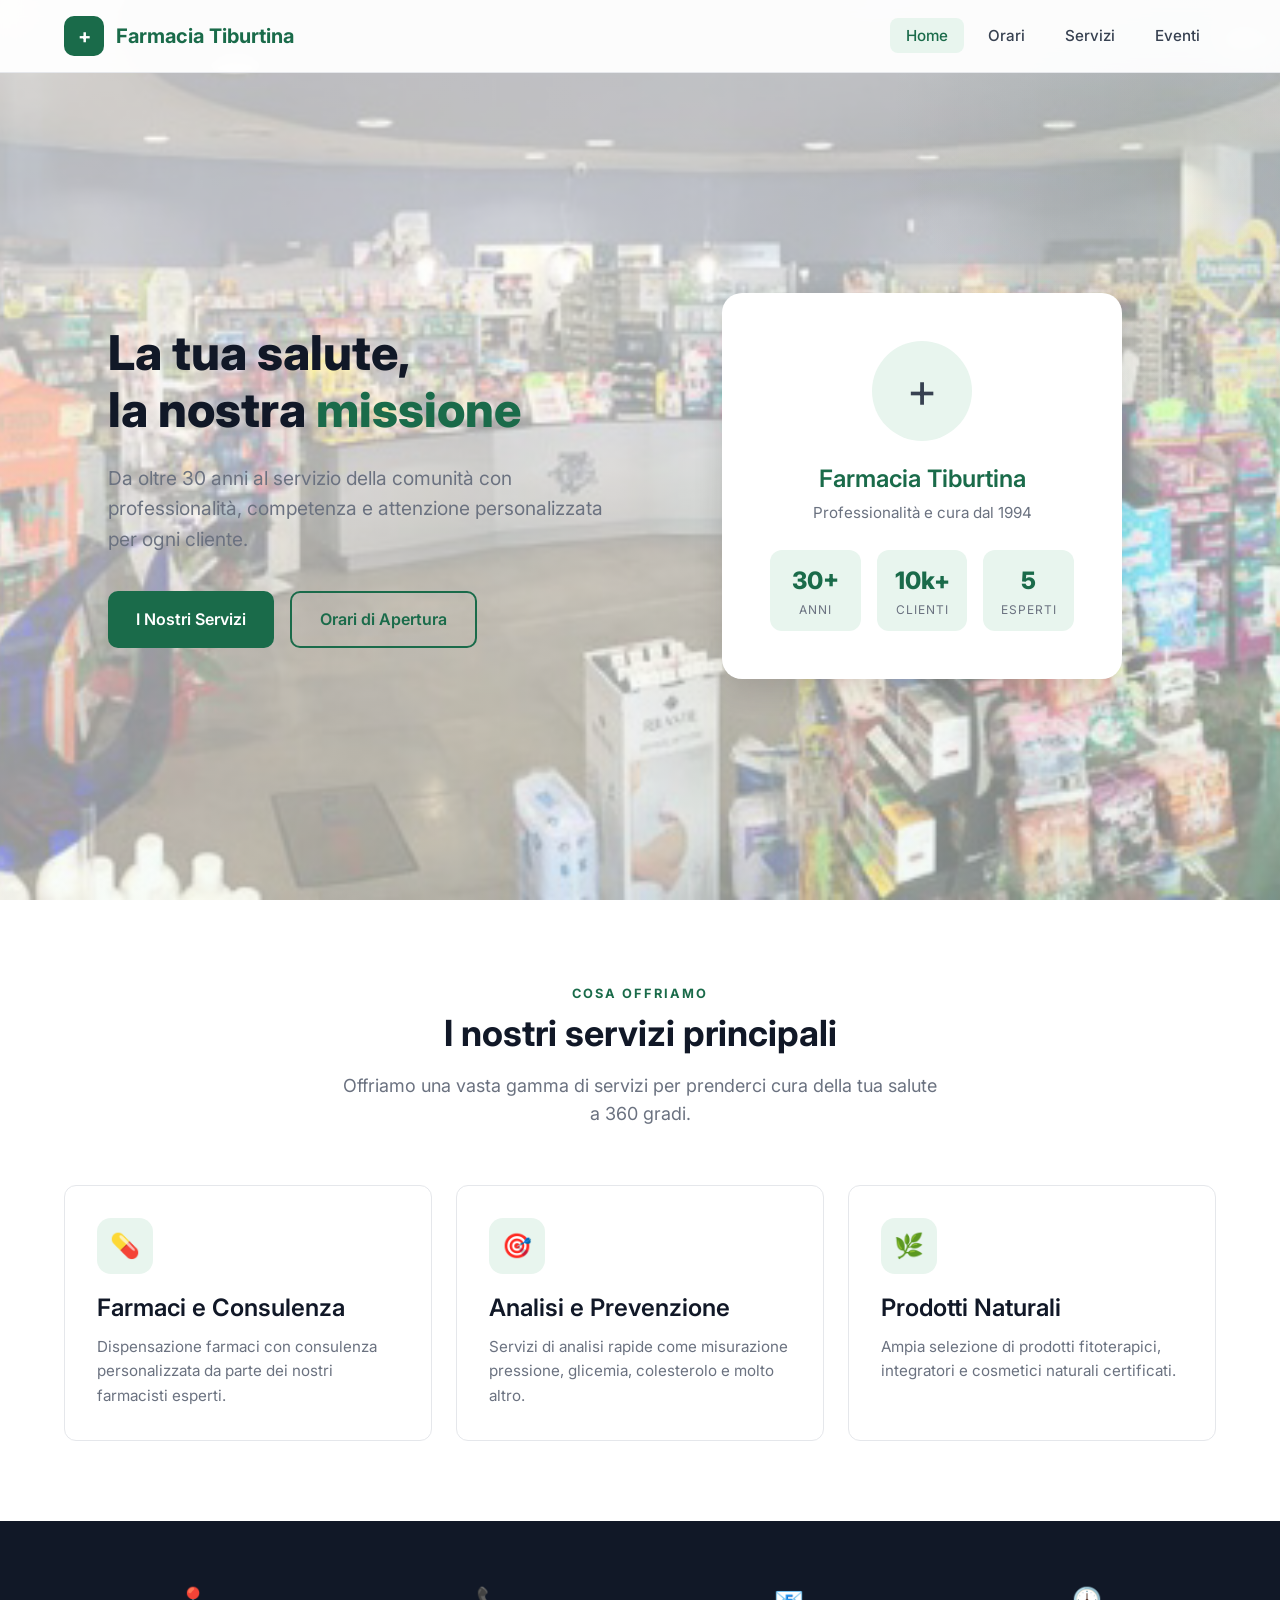
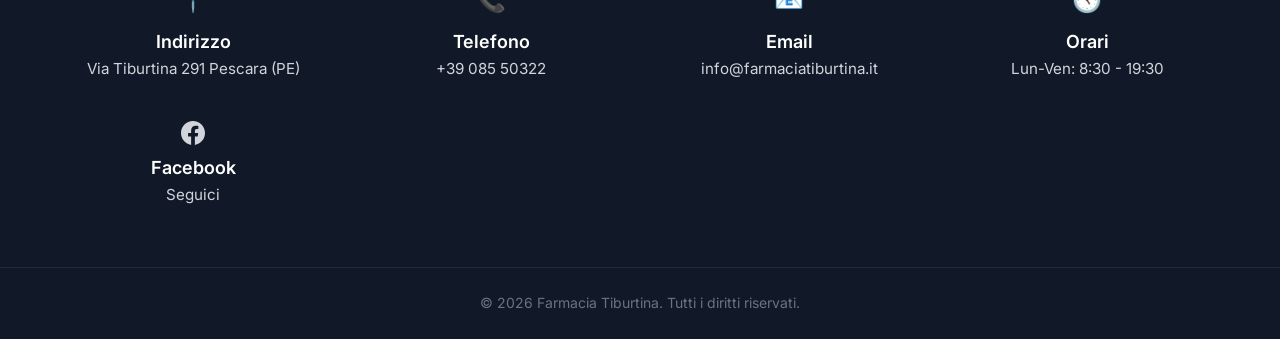
<file: index.html>
<!DOCTYPE html>
<html lang="it">
<head>
  <meta charset="UTF-8">
  <meta name="viewport" content="width=device-width, initial-scale=1.0">
  <title>Farmacia Tiburtina &mdash; La Tua Farmacia di Fiducia</title>
  <meta name="description" content="Farmacia Tiburtina - Servizi farmaceutici, consulenza personalizzata e prodotti per il tuo benessere.">
  <link rel="preconnect" href="https://fonts.googleapis.com">
  <link rel="preconnect" href="https://fonts.gstatic.com" crossorigin>
  <link href="https://fonts.googleapis.com/css2?family=Inter:wght@400;500;600;700;800&display=swap" rel="stylesheet">
  <link rel="stylesheet" href="css/style.css">
</head>
<body>

  <!-- Header -->
  <header class="header" id="header">
    <nav class="nav container">
      <a href="index.html" class="nav-logo">
        <div class="logo-icon">+</div>
        Farmacia Tiburtina
      </a>
      <ul class="nav-links" id="navLinks">
        <li><a href="index.html" class="active">Home</a></li>
        <li><a href="orari.html">Orari</a></li>
        <li><a href="servizi.html">Servizi</a></li>
        <li><a href="eventi.html">Eventi</a></li>
      </ul>
      <button class="nav-toggle" id="navToggle" aria-label="Menu">
        <span></span>
        <span></span>
        <span></span>
      </button>
    </nav>
  </header>

  <!-- Hero -->
  <section class="hero">
    <div class="container">
      <div class="hero-content">
        <h1>La tua salute,<br>la nostra <span>missione</span></h1>
        <p>Da oltre 30 anni al servizio della comunità con professionalità, competenza e attenzione personalizzata per ogni cliente.</p>
        <div class="btn-group">
          <a href="servizi.html" class="btn btn-primary">I Nostri Servizi</a>
          <a href="orari.html" class="btn btn-outline">Orari di Apertura</a>
        </div>
      </div>
      <div class="hero-visual">
        <div class="hero-card">
          <div class="pharmacy-icon">+</div>
          <h3>Farmacia Tiburtina</h3>
          <p>Professionalità e cura dal 1994</p>
          <div class="hero-stats">
            <div class="hero-stat">
              <div class="number">30+</div>
              <div class="label">Anni</div>
            </div>
            <div class="hero-stat">
              <div class="number">10k+</div>
              <div class="label">Clienti</div>
            </div>
            <div class="hero-stat">
              <div class="number">5</div>
              <div class="label">Esperti</div>
            </div>
          </div>
        </div>
      </div>
    </div>
  </section>

  <!-- Quick Services -->
  <section class="section">
    <div class="container">
      <div class="section-header">
        <span class="section-label">Cosa Offriamo</span>
        <h2>I nostri servizi principali</h2>
        <p>Offriamo una vasta gamma di servizi per prenderci cura della tua salute a 360 gradi.</p>
      </div>
      <div class="cards-grid">
        <div class="card">
          <div class="card-icon">&#x1F48A;</div>
          <h3>Farmaci e Consulenza</h3>
          <p>Dispensazione farmaci con consulenza personalizzata da parte dei nostri farmacisti esperti.</p>
        </div>
        <div class="card">
          <div class="card-icon">&#x1F3AF;</div>
          <h3>Analisi e Prevenzione</h3>
          <p>Servizi di analisi rapide come misurazione pressione, glicemia, colesterolo e molto altro.</p>
        </div>
        <div class="card">
          <div class="card-icon">&#x1F33F;</div>
          <h3>Prodotti Naturali</h3>
          <p>Ampia selezione di prodotti fitoterapici, integratori e cosmetici naturali certificati.</p>
        </div>
      </div>
    </div>
  </section>

  <div id="site-footer"></div>

  <script src="js/footer.js"></script>
  <script src="js/main.js"></script>
</body>
</html>
</file>
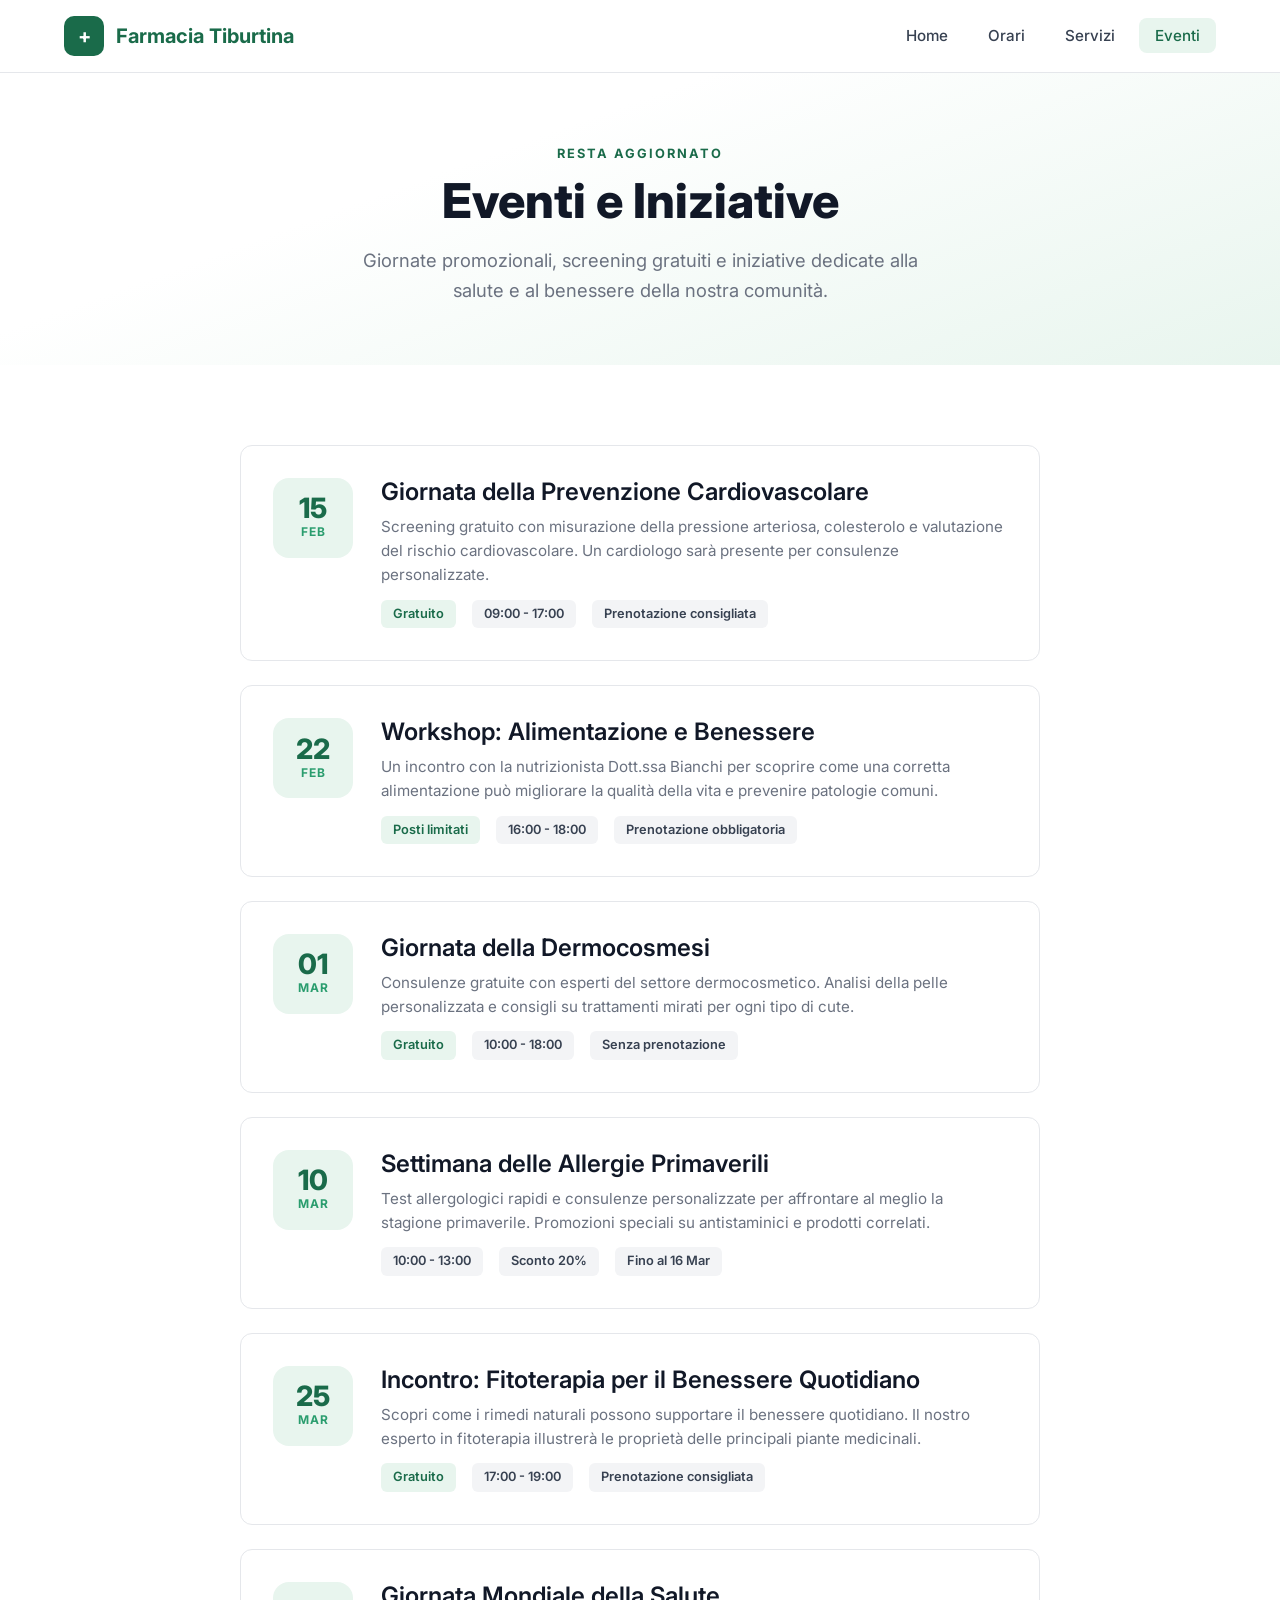
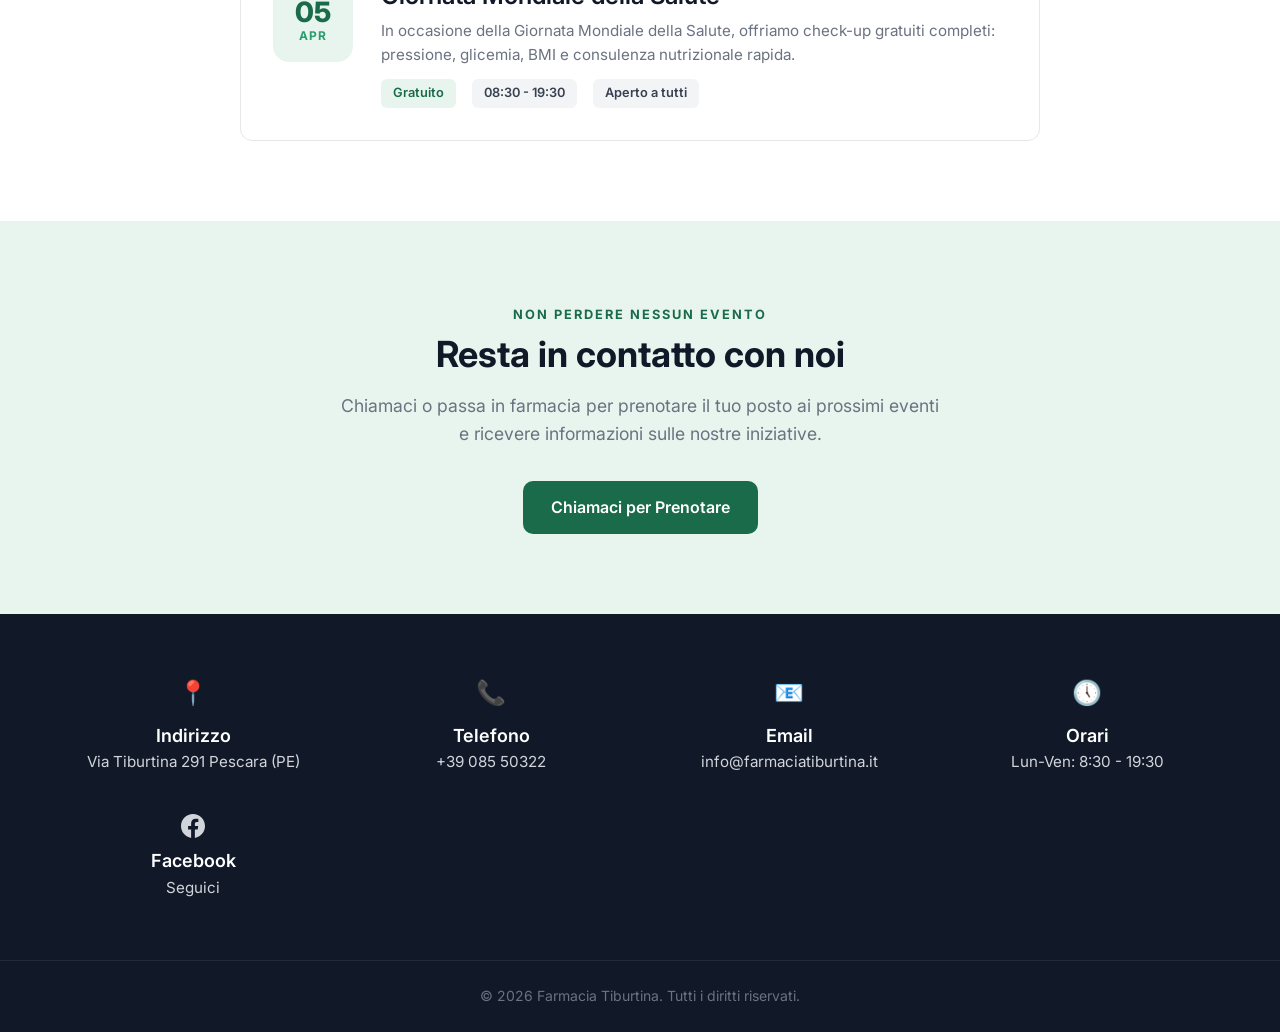
<file: eventi.html>
<!DOCTYPE html>
<html lang="it">
<head>
  <meta charset="UTF-8">
  <meta name="viewport" content="width=device-width, initial-scale=1.0">
  <title>Eventi &mdash; Farmacia Tiburtina</title>
  <meta name="description" content="Scopri gli eventi, le giornate promozionali e le iniziative organizzate dalla Farmacia Tiburtina.">
  <link rel="preconnect" href="https://fonts.googleapis.com">
  <link rel="preconnect" href="https://fonts.gstatic.com" crossorigin>
  <link href="https://fonts.googleapis.com/css2?family=Inter:wght@400;500;600;700;800&display=swap" rel="stylesheet">
  <link rel="stylesheet" href="css/style.css">
</head>
<body>

  <!-- Header -->
  <header class="header" id="header">
    <nav class="nav container">
      <a href="index.html" class="nav-logo">
        <div class="logo-icon">+</div>
        Farmacia Tiburtina
      </a>
      <ul class="nav-links" id="navLinks">
        <li><a href="index.html">Home</a></li>
        <li><a href="orari.html">Orari</a></li>
        <li><a href="servizi.html">Servizi</a></li>
        <li><a href="eventi.html" class="active">Eventi</a></li>
      </ul>
      <button class="nav-toggle" id="navToggle" aria-label="Menu">
        <span></span>
        <span></span>
        <span></span>
      </button>
    </nav>
  </header>

  <!-- Page Header -->
  <section class="page-header">
    <div class="container">
      <span class="section-label">Resta Aggiornato</span>
      <h1>Eventi e Iniziative</h1>
      <p>Giornate promozionali, screening gratuiti e iniziative dedicate alla salute e al benessere della nostra comunità.</p>
    </div>
  </section>

  <!-- Events List -->
  <section class="section">
    <div class="container">
      <div class="events-list">

        <div class="event-card">
          <div class="event-date">
            <span class="day">15</span>
            <span class="month">Feb</span>
          </div>
          <div class="event-info">
            <h3>Giornata della Prevenzione Cardiovascolare</h3>
            <p>Screening gratuito con misurazione della pressione arteriosa, colesterolo e valutazione del rischio cardiovascolare. Un cardiologo sarà presente per consulenze personalizzate.</p>
            <div class="event-meta">
              <span class="event-tag highlight">Gratuito</span>
              <span class="event-tag">09:00 - 17:00</span>
              <span class="event-tag">Prenotazione consigliata</span>
            </div>
          </div>
        </div>

        <div class="event-card">
          <div class="event-date">
            <span class="day">22</span>
            <span class="month">Feb</span>
          </div>
          <div class="event-info">
            <h3>Workshop: Alimentazione e Benessere</h3>
            <p>Un incontro con la nutrizionista Dott.ssa Bianchi per scoprire come una corretta alimentazione può migliorare la qualità della vita e prevenire patologie comuni.</p>
            <div class="event-meta">
              <span class="event-tag highlight">Posti limitati</span>
              <span class="event-tag">16:00 - 18:00</span>
              <span class="event-tag">Prenotazione obbligatoria</span>
            </div>
          </div>
        </div>

        <div class="event-card">
          <div class="event-date">
            <span class="day">01</span>
            <span class="month">Mar</span>
          </div>
          <div class="event-info">
            <h3>Giornata della Dermocosmesi</h3>
            <p>Consulenze gratuite con esperti del settore dermocosmetico. Analisi della pelle personalizzata e consigli su trattamenti mirati per ogni tipo di cute.</p>
            <div class="event-meta">
              <span class="event-tag highlight">Gratuito</span>
              <span class="event-tag">10:00 - 18:00</span>
              <span class="event-tag">Senza prenotazione</span>
            </div>
          </div>
        </div>

        <div class="event-card">
          <div class="event-date">
            <span class="day">10</span>
            <span class="month">Mar</span>
          </div>
          <div class="event-info">
            <h3>Settimana delle Allergie Primaverili</h3>
            <p>Test allergologici rapidi e consulenze personalizzate per affrontare al meglio la stagione primaverile. Promozioni speciali su antistaminici e prodotti correlati.</p>
            <div class="event-meta">
              <span class="event-tag">10:00 - 13:00</span>
              <span class="event-tag">Sconto 20%</span>
              <span class="event-tag">Fino al 16 Mar</span>
            </div>
          </div>
        </div>

        <div class="event-card">
          <div class="event-date">
            <span class="day">25</span>
            <span class="month">Mar</span>
          </div>
          <div class="event-info">
            <h3>Incontro: Fitoterapia per il Benessere Quotidiano</h3>
            <p>Scopri come i rimedi naturali possono supportare il benessere quotidiano. Il nostro esperto in fitoterapia illustrerà le proprietà delle principali piante medicinali.</p>
            <div class="event-meta">
              <span class="event-tag highlight">Gratuito</span>
              <span class="event-tag">17:00 - 19:00</span>
              <span class="event-tag">Prenotazione consigliata</span>
            </div>
          </div>
        </div>

        <div class="event-card">
          <div class="event-date">
            <span class="day">05</span>
            <span class="month">Apr</span>
          </div>
          <div class="event-info">
            <h3>Giornata Mondiale della Salute</h3>
            <p>In occasione della Giornata Mondiale della Salute, offriamo check-up gratuiti completi: pressione, glicemia, BMI e consulenza nutrizionale rapida.</p>
            <div class="event-meta">
              <span class="event-tag highlight">Gratuito</span>
              <span class="event-tag">08:30 - 19:30</span>
              <span class="event-tag">Aperto a tutti</span>
            </div>
          </div>
        </div>

      </div>
    </div>
  </section>

  <!-- CTA Section -->
  <section class="section" style="background: var(--accent); text-align: center;">
    <div class="container">
      <span class="section-label">Non perdere nessun evento</span>
      <h2>Resta in contatto con noi</h2>
      <p style="max-width: 600px; margin: 16px auto 32px; color: var(--gray-500); font-size: 1.1rem;">
        Chiamaci o passa in farmacia per prenotare il tuo posto ai prossimi eventi e ricevere informazioni sulle nostre iniziative.
      </p>
      <a href="tel:+390612345678" class="btn btn-primary">Chiamaci per Prenotare</a>
    </div>
  </section>

  <div id="site-footer"></div>

  <script src="js/footer.js"></script>
  <script src="js/main.js"></script>
</body>
</html>
</file>
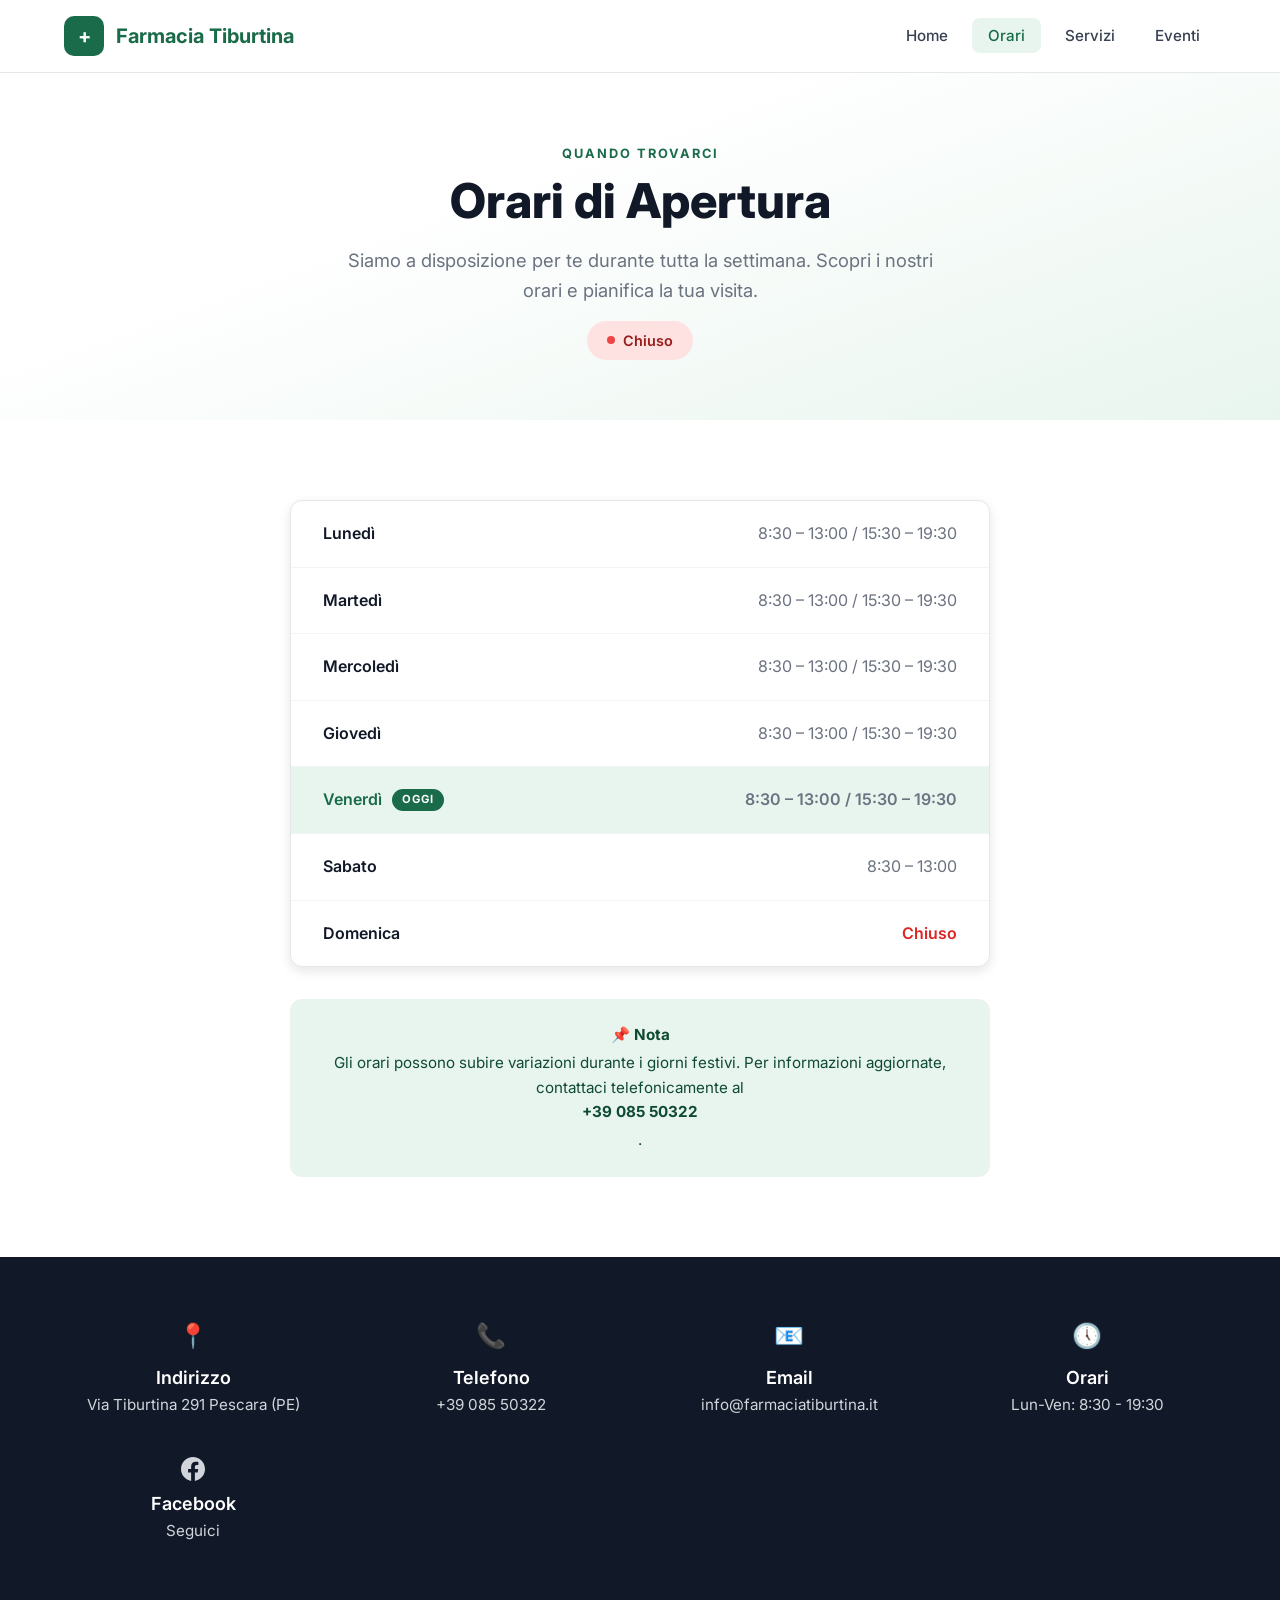
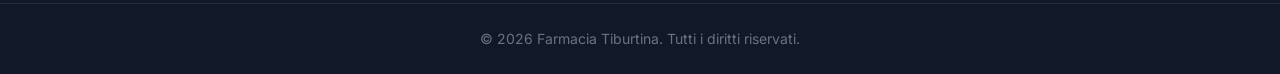
<file: orari.html>
<!DOCTYPE html>
<html lang="it">
<head>
  <meta charset="UTF-8">
  <meta name="viewport" content="width=device-width, initial-scale=1.0">
  <title>Orari di Apertura &mdash; Farmacia Tiburtina</title>
  <meta name="description" content="Scopri gli orari di apertura della Farmacia Tiburtina. Siamo aperti dal lunedì al sabato per offrirti il miglior servizio.">
  <link rel="preconnect" href="https://fonts.googleapis.com">
  <link rel="preconnect" href="https://fonts.gstatic.com" crossorigin>
  <link href="https://fonts.googleapis.com/css2?family=Inter:wght@400;500;600;700;800&display=swap" rel="stylesheet">
  <link rel="stylesheet" href="css/style.css">
</head>
<body>

  <!-- Header -->
  <header class="header" id="header">
    <nav class="nav container">
      <a href="index.html" class="nav-logo">
        <div class="logo-icon">+</div>
        Farmacia Tiburtina
      </a>
      <ul class="nav-links" id="navLinks">
        <li><a href="index.html">Home</a></li>
        <li><a href="orari.html" class="active">Orari</a></li>
        <li><a href="servizi.html">Servizi</a></li>
        <li><a href="eventi.html">Eventi</a></li>
      </ul>
      <button class="nav-toggle" id="navToggle" aria-label="Menu">
        <span></span>
        <span></span>
        <span></span>
      </button>
    </nav>
  </header>

  <!-- Page Header -->
  <section class="page-header">
    <div class="container">
      <span class="section-label">Quando Trovarci</span>
      <h1>Orari di Apertura</h1>
      <p>Siamo a disposizione per te durante tutta la settimana. Scopri i nostri orari e pianifica la tua visita.</p>
      <div id="pharmacyStatus"></div>
    </div>
  </section>

  <!-- Hours -->
  <section class="section">
    <div class="container">
      <div class="hours-wrapper">
        <div class="hours-table" id="hoursTable">
          <div class="hours-row" data-day="1">
            <span class="day-name">Lunedì</span>
            <span class="hours-time">8:30 &ndash; 13:00 / 15:30 &ndash; 19:30</span>
          </div>
          <div class="hours-row" data-day="2">
            <span class="day-name">Martedì</span>
            <span class="hours-time">8:30 &ndash; 13:00 / 15:30 &ndash; 19:30</span>
          </div>
          <div class="hours-row" data-day="3">
            <span class="day-name">Mercoledì</span>
            <span class="hours-time">8:30 &ndash; 13:00 / 15:30 &ndash; 19:30</span>
          </div>
          <div class="hours-row" data-day="4">
            <span class="day-name">Giovedì</span>
            <span class="hours-time">8:30 &ndash; 13:00 / 15:30 &ndash; 19:30</span>
          </div>
          <div class="hours-row" data-day="5">
            <span class="day-name">Venerdì</span>
            <span class="hours-time">8:30 &ndash; 13:00 / 15:30 &ndash; 19:30</span>
          </div>
          <div class="hours-row" data-day="6">
            <span class="day-name">Sabato</span>
            <span class="hours-time">8:30 &ndash; 13:00</span>
          </div>
          <div class="hours-row" data-day="0">
            <span class="day-name">Domenica</span>
            <span class="hours-time closed">Chiuso</span>
          </div>
        </div>

        <div class="hours-note">
          <strong>&#x1F4CC; Nota</strong>
          Gli orari possono subire variazioni durante i giorni festivi. Per informazioni aggiornate, contattaci telefonicamente al <strong>+39 085 50322</strong>.
        </div>
      </div>
    </div>
  </section>

  <div id="site-footer"></div>

  <script src="js/footer.js"></script>
  <script src="js/main.js"></script>
</body>
</html>
</file>
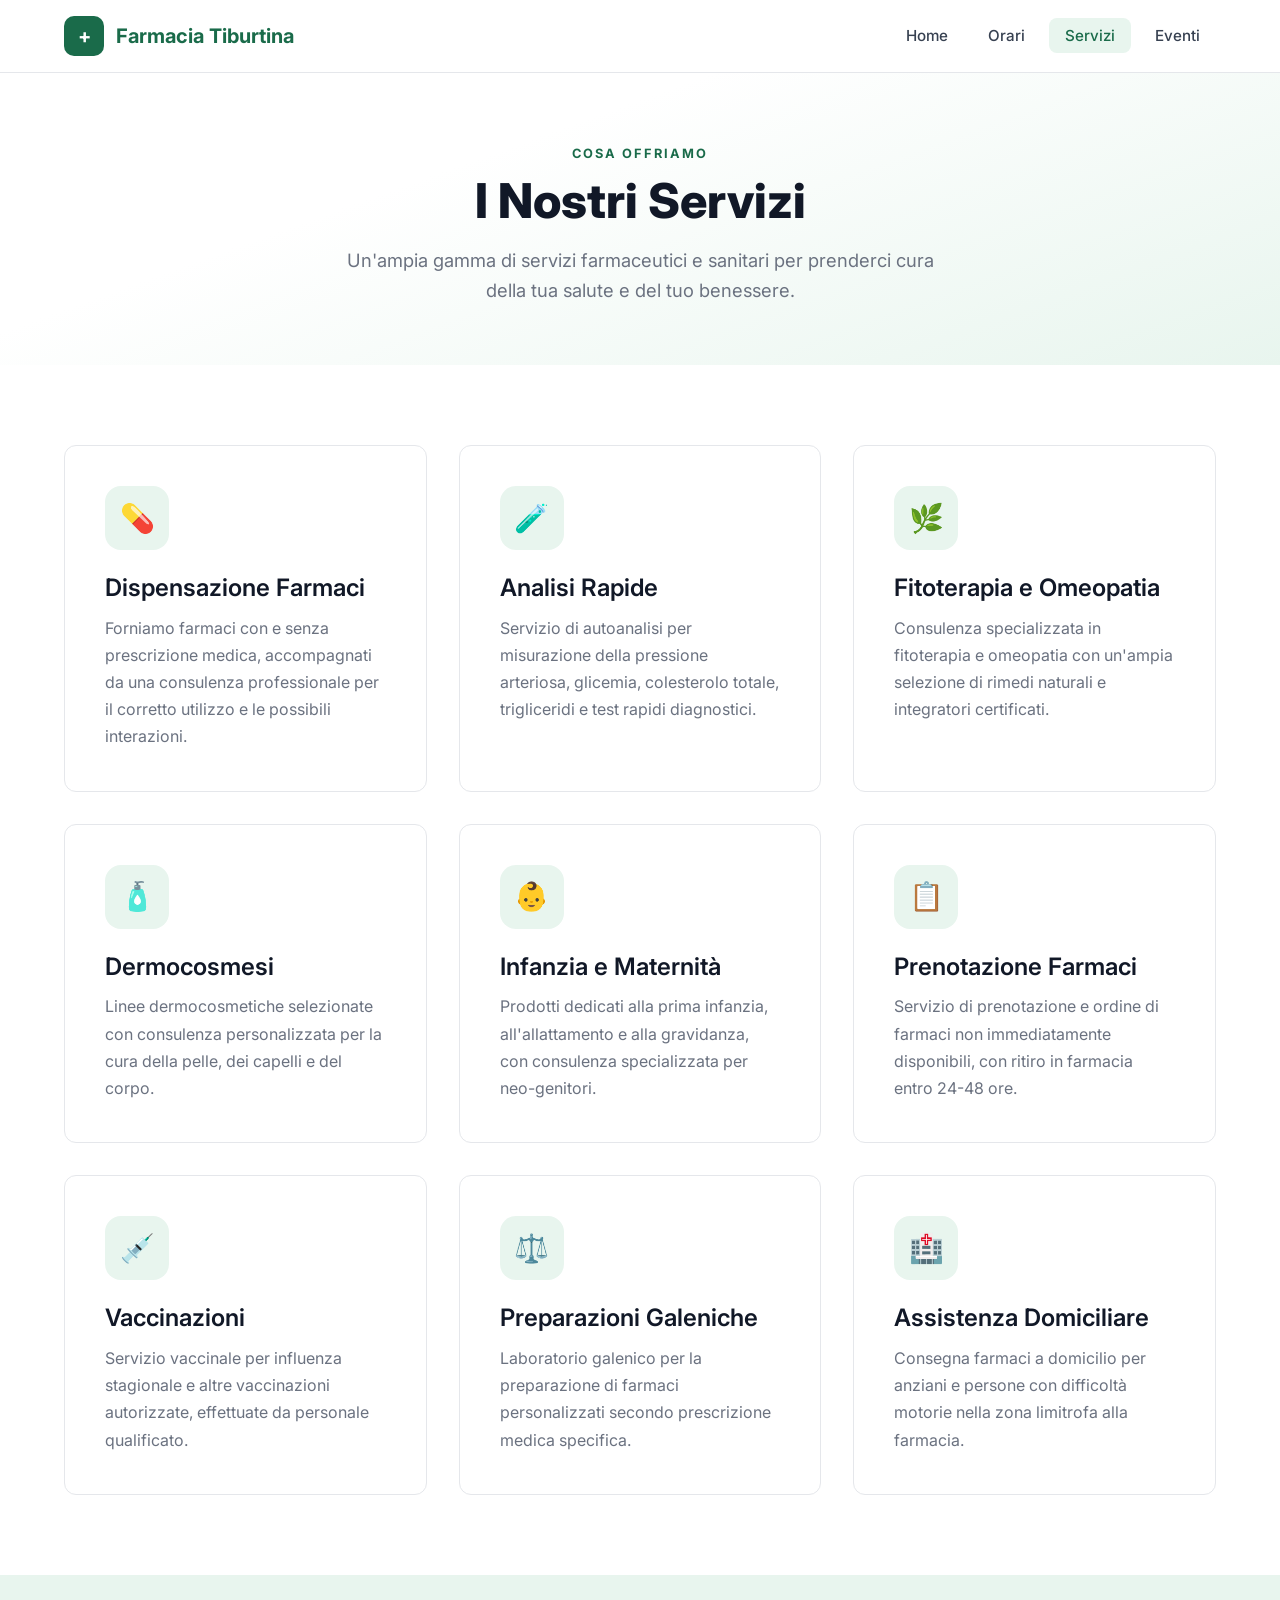
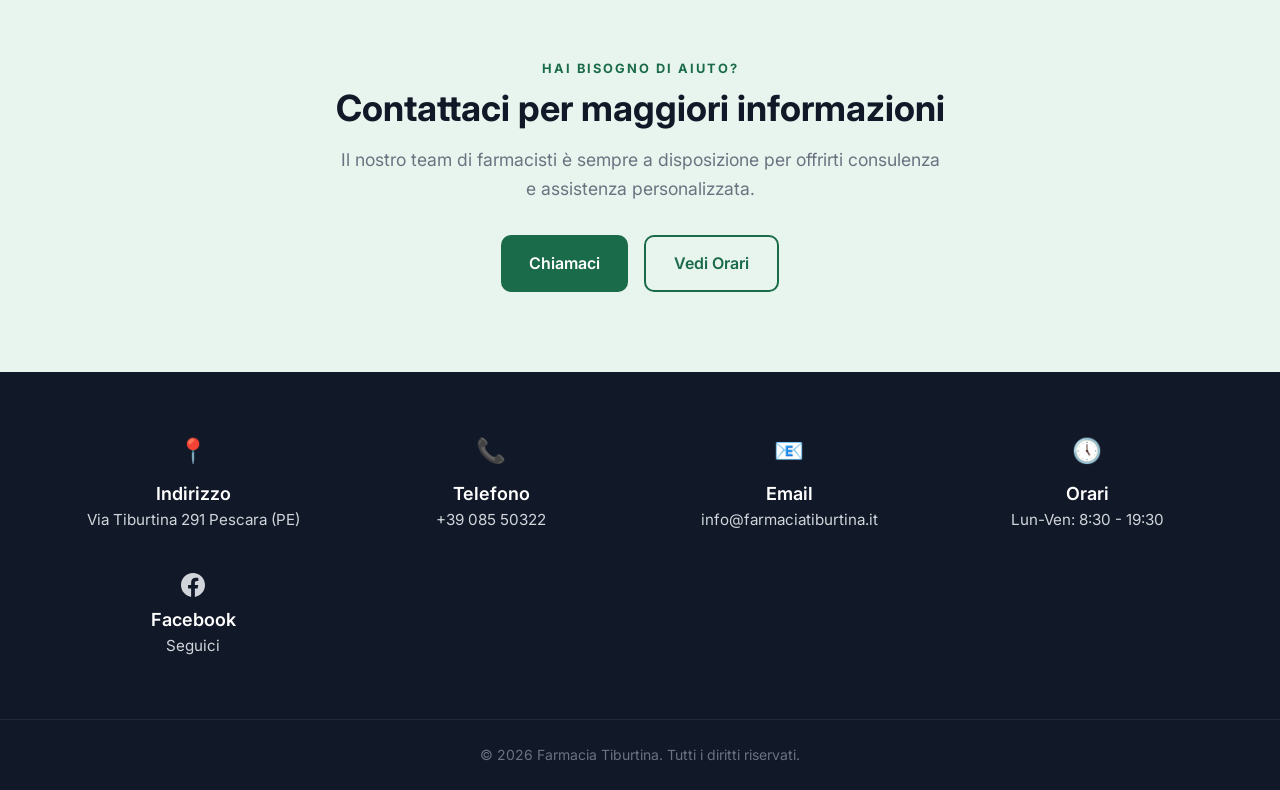
<file: servizi.html>
<!DOCTYPE html>
<html lang="it">
<head>
  <meta charset="UTF-8">
  <meta name="viewport" content="width=device-width, initial-scale=1.0">
  <title>I Nostri Servizi &mdash; Farmacia Tiburtina</title>
  <meta name="description" content="Scopri tutti i servizi offerti dalla Farmacia Tiburtina: consulenza farmaceutica, analisi, prodotti naturali e molto altro.">
  <link rel="preconnect" href="https://fonts.googleapis.com">
  <link rel="preconnect" href="https://fonts.gstatic.com" crossorigin>
  <link href="https://fonts.googleapis.com/css2?family=Inter:wght@400;500;600;700;800&display=swap" rel="stylesheet">
  <link rel="stylesheet" href="css/style.css">
</head>
<body>

  <!-- Header -->
  <header class="header" id="header">
    <nav class="nav container">
      <a href="index.html" class="nav-logo">
        <div class="logo-icon">+</div>
        Farmacia Tiburtina
      </a>
      <ul class="nav-links" id="navLinks">
        <li><a href="index.html">Home</a></li>
        <li><a href="orari.html">Orari</a></li>
        <li><a href="servizi.html" class="active">Servizi</a></li>
        <li><a href="eventi.html">Eventi</a></li>
      </ul>
      <button class="nav-toggle" id="navToggle" aria-label="Menu">
        <span></span>
        <span></span>
        <span></span>
      </button>
    </nav>
  </header>

  <!-- Page Header -->
  <section class="page-header">
    <div class="container">
      <span class="section-label">Cosa Offriamo</span>
      <h1>I Nostri Servizi</h1>
      <p>Un'ampia gamma di servizi farmaceutici e sanitari per prenderci cura della tua salute e del tuo benessere.</p>
    </div>
  </section>

  <!-- Services -->
  <section class="section">
    <div class="container">
      <div class="services-grid">

        <div class="service-card">
          <div class="service-icon">&#x1F48A;</div>
          <h3>Dispensazione Farmaci</h3>
          <p>Forniamo farmaci con e senza prescrizione medica, accompagnati da una consulenza professionale per il corretto utilizzo e le possibili interazioni.</p>
        </div>

        <div class="service-card">
          <div class="service-icon">&#x1F9EA;</div>
          <h3>Analisi Rapide</h3>
          <p>Servizio di autoanalisi per misurazione della pressione arteriosa, glicemia, colesterolo totale, trigliceridi e test rapidi diagnostici.</p>
        </div>

        <div class="service-card">
          <div class="service-icon">&#x1F33F;</div>
          <h3>Fitoterapia e Omeopatia</h3>
          <p>Consulenza specializzata in fitoterapia e omeopatia con un'ampia selezione di rimedi naturali e integratori certificati.</p>
        </div>

        <div class="service-card">
          <div class="service-icon">&#x1F9F4;</div>
          <h3>Dermocosmesi</h3>
          <p>Linee dermocosmetiche selezionate con consulenza personalizzata per la cura della pelle, dei capelli e del corpo.</p>
        </div>

        <div class="service-card">
          <div class="service-icon">&#x1F476;</div>
          <h3>Infanzia e Maternità</h3>
          <p>Prodotti dedicati alla prima infanzia, all'allattamento e alla gravidanza, con consulenza specializzata per neo-genitori.</p>
        </div>

        <div class="service-card">
          <div class="service-icon">&#x1F4CB;</div>
          <h3>Prenotazione Farmaci</h3>
          <p>Servizio di prenotazione e ordine di farmaci non immediatamente disponibili, con ritiro in farmacia entro 24-48 ore.</p>
        </div>

        <div class="service-card">
          <div class="service-icon">&#x1F489;</div>
          <h3>Vaccinazioni</h3>
          <p>Servizio vaccinale per influenza stagionale e altre vaccinazioni autorizzate, effettuate da personale qualificato.</p>
        </div>

        <div class="service-card">
          <div class="service-icon">&#x2696;&#xFE0F;</div>
          <h3>Preparazioni Galeniche</h3>
          <p>Laboratorio galenico per la preparazione di farmaci personalizzati secondo prescrizione medica specifica.</p>
        </div>

        <div class="service-card">
          <div class="service-icon">&#x1F3E5;</div>
          <h3>Assistenza Domiciliare</h3>
          <p>Consegna farmaci a domicilio per anziani e persone con difficoltà motorie nella zona limitrofa alla farmacia.</p>
        </div>

      </div>
    </div>
  </section>

  <!-- CTA Section -->
  <section class="section" style="background: var(--accent); text-align: center;">
    <div class="container">
      <span class="section-label">Hai bisogno di aiuto?</span>
      <h2>Contattaci per maggiori informazioni</h2>
      <p style="max-width: 600px; margin: 16px auto 32px; color: var(--gray-500); font-size: 1.1rem;">
        Il nostro team di farmacisti è sempre a disposizione per offrirti consulenza e assistenza personalizzata.
      </p>
      <div class="btn-group" style="justify-content: center;">
        <a href="tel:+390612345678" class="btn btn-primary">Chiamaci</a>
        <a href="orari.html" class="btn btn-outline">Vedi Orari</a>
      </div>
    </div>
  </section>

  <div id="site-footer"></div>

  <script src="js/footer.js"></script>
  <script src="js/main.js"></script>
</body>
</html>
</file>
<file: css/style.css>
/* ===== CSS Variables & Reset ===== */
:root {
  --primary: #1a6b4a;
  --primary-light: #2a9d6e;
  --primary-dark: #0f4a32;
  --accent: #e8f5ee;
  --white: #ffffff;
  --gray-50: #f9fafb;
  --gray-100: #f3f4f6;
  --gray-200: #e5e7eb;
  --gray-300: #d1d5db;
  --gray-500: #6b7280;
  --gray-700: #374151;
  --gray-900: #111827;
  --shadow-sm: 0 1px 3px rgba(0, 0, 0, 0.08);
  --shadow-md: 0 4px 12px rgba(0, 0, 0, 0.1);
  --shadow-lg: 0 10px 30px rgba(0, 0, 0, 0.12);
  --radius: 12px;
  --transition: 0.3s ease;
}

*,
*::before,
*::after {
  margin: 0;
  padding: 0;
  box-sizing: border-box;
}

html, body {
  overflow-x: hidden;
  width: 100%;
}

html {
  scroll-behavior: smooth;
}

body {
  font-family: 'Inter', -apple-system, BlinkMacSystemFont, 'Segoe UI', sans-serif;
  color: var(--gray-700);
  line-height: 1.6;
  background: var(--white);
}

a {
  text-decoration: none;
  color: inherit;
}

ul {
  list-style: none;
}

img {
  max-width: 100%;
  display: block;
}

/* ===== Typography ===== */
h1, h2, h3, h4 {
  color: var(--gray-900);
  line-height: 1.2;
}

h1 { font-size: 3rem; font-weight: 800; }
h2 { font-size: 2.25rem; font-weight: 700; }
h3 { font-size: 1.5rem; font-weight: 600; }
h4 { font-size: 1.125rem; font-weight: 600; }

/* ===== Layout ===== */
.container {
  max-width: 1200px;
  margin: 0 auto;
  padding: 0 24px;
}

.section {
  padding: 80px 0;
}

.section-header {
  text-align: center;
  margin-bottom: 56px;
}

.section-header h2 {
  margin-bottom: 16px;
}

.section-header p {
  font-size: 1.125rem;
  color: var(--gray-500);
  max-width: 600px;
  margin: 0 auto;
}

.section-label {
  display: inline-block;
  font-size: 0.8rem;
  font-weight: 700;
  text-transform: uppercase;
  letter-spacing: 2px;
  color: var(--primary);
  margin-bottom: 8px;
}

/* ===== Header / Navbar ===== */
.header {
  position: fixed;
  top: 0;
  left: 0;
  width: 100%;
  z-index: 1000;
  background: rgba(255, 255, 255, 0.95);
  backdrop-filter: blur(10px);
  border-bottom: 1px solid var(--gray-200);
  transition: var(--transition);
}

.header.scrolled {
  box-shadow: var(--shadow-sm);
}

.nav {
  display: flex;
  align-items: center;
  justify-content: space-between;
  height: 72px;
}

.nav-logo {
  display: flex;
  align-items: center;
  gap: 12px;
  font-size: 1.25rem;
  font-weight: 700;
  color: var(--primary);
}

.nav-logo .logo-icon {
  width: 40px;
  height: 40px;
  background: var(--primary);
  border-radius: 10px;
  display: flex;
  align-items: center;
  justify-content: center;
  color: var(--white);
  font-size: 1.25rem;
}

.nav-links {
  display: flex;
  align-items: center;
  gap: 8px;
}

.nav-links a {
  padding: 8px 16px;
  border-radius: 8px;
  font-size: 0.95rem;
  font-weight: 500;
  color: var(--gray-700);
  transition: var(--transition);
}

.nav-links a:hover,
.nav-links a.active {
  color: var(--primary);
  background: var(--accent);
}

.nav-toggle {
  display: none;
  flex-direction: column;
  gap: 5px;
  background: none;
  border: none;
  cursor: pointer;
  padding: 4px;
}

.nav-toggle span {
  width: 24px;
  height: 2px;
  background: var(--gray-700);
  border-radius: 2px;
  transition: var(--transition);
}

/* ===== Hero Section ===== */
.hero {
  min-height: 100vh;
  display: flex;
  align-items: center;
  padding-top: 72px;
  background: url('hero-bg.jpg') center center / cover no-repeat;
  position: relative;
  overflow: hidden;
}

.hero::before {
  content: '';
  position: absolute;
  inset: 0;
  background: linear-gradient(160deg, rgba(255,255,255,0.65) 30%, rgba(232,245,238,0.5) 100%);
  z-index: 0;
}

.hero::after {
  content: '';
  position: absolute;
  top: -200px;
  right: -200px;
  width: 600px;
  height: 600px;
  border-radius: 50%;
  background: radial-gradient(circle, rgba(26, 107, 74, 0.06) 0%, transparent 70%);
  pointer-events: none;
}

.hero .container {
  display: grid;
  grid-template-columns: 1fr 1fr;
  gap: 64px;
  align-items: center;
  position: relative;
  z-index: 1;
}

.hero-content {
  position: relative;
  z-index: 1;
}

.hero-content h1 {
  margin-bottom: 24px;
}

.hero-content h1 span {
  color: var(--primary);
}

.hero-content p {
  font-size: 1.2rem;
  color: var(--gray-500);
  margin-bottom: 36px;
  max-width: 500px;
}

.hero-visual {
  display: flex;
  justify-content: center;
  align-items: center;
  position: relative;
}

.hero-card {
  background: var(--white);
  border-radius: 20px;
  padding: 48px;
  box-shadow: var(--shadow-lg);
  text-align: center;
  max-width: 400px;
  width: 100%;
}

.hero-card .pharmacy-icon {
  width: 100px;
  height: 100px;
  margin: 0 auto 24px;
  background: var(--accent);
  border-radius: 50%;
  display: flex;
  align-items: center;
  justify-content: center;
  font-size: 3rem;
}

.hero-card h3 {
  margin-bottom: 8px;
  color: var(--primary);
}

.hero-card p {
  color: var(--gray-500);
  font-size: 0.95rem;
}

.hero-stats {
  display: flex;
  gap: 16px;
  margin-top: 24px;
  justify-content: center;
}

.hero-stat {
  text-align: center;
  padding: 12px 16px;
  background: var(--accent);
  border-radius: 12px;
  flex: 1;
}

.hero-stat .number {
  font-size: 1.5rem;
  font-weight: 800;
  color: var(--primary);
}

.hero-stat .label {
  font-size: 0.75rem;
  color: var(--gray-500);
  text-transform: uppercase;
  letter-spacing: 1px;
}

/* ===== Buttons ===== */
.btn {
  display: inline-flex;
  align-items: center;
  gap: 8px;
  padding: 14px 28px;
  border-radius: 10px;
  font-size: 1rem;
  font-weight: 600;
  cursor: pointer;
  border: none;
  transition: var(--transition);
}

.btn-primary {
  background: var(--primary);
  color: var(--white);
}

.btn-primary:hover {
  background: var(--primary-dark);
  transform: translateY(-2px);
  box-shadow: var(--shadow-md);
}

.btn-outline {
  background: transparent;
  color: var(--primary);
  border: 2px solid var(--primary);
}

.btn-outline:hover {
  background: var(--accent);
  transform: translateY(-2px);
}

.btn-group {
  display: flex;
  gap: 16px;
  flex-wrap: wrap;
}

/* ===== Cards Grid ===== */
.cards-grid {
  display: grid;
  grid-template-columns: repeat(auto-fit, minmax(280px, 1fr));
  gap: 24px;
}

.card {
  background: var(--white);
  border-radius: var(--radius);
  padding: 32px;
  border: 1px solid var(--gray-200);
  transition: var(--transition);
}

.card:hover {
  transform: translateY(-4px);
  box-shadow: var(--shadow-md);
  border-color: transparent;
}

.card-icon {
  width: 56px;
  height: 56px;
  border-radius: 14px;
  background: var(--accent);
  display: flex;
  align-items: center;
  justify-content: center;
  font-size: 1.5rem;
  margin-bottom: 20px;
}

.card h3 {
  margin-bottom: 12px;
}

.card p {
  color: var(--gray-500);
  font-size: 0.95rem;
}

/* ===== Page Header (for inner pages) ===== */
.page-header {
  padding: 140px 0 60px;
  background: linear-gradient(160deg, var(--white) 40%, var(--accent) 100%);
  text-align: center;
}

.page-header h1 {
  margin-bottom: 16px;
}

.page-header p {
  font-size: 1.15rem;
  color: var(--gray-500);
  max-width: 600px;
  margin: 0 auto;
}

/* ===== Hours Table ===== */
.hours-wrapper {
  max-width: 700px;
  margin: 0 auto;
}

.hours-table {
  width: 100%;
  background: var(--white);
  border-radius: var(--radius);
  overflow: hidden;
  box-shadow: var(--shadow-md);
  border: 1px solid var(--gray-200);
}

.hours-row {
  display: flex;
  justify-content: space-between;
  align-items: center;
  padding: 20px 32px;
  border-bottom: 1px solid var(--gray-100);
  transition: var(--transition);
}

.hours-row:last-child {
  border-bottom: none;
}

.hours-row:hover {
  background: var(--gray-50);
}

.hours-row.today {
  background: var(--accent);
  font-weight: 600;
}

.hours-row.today .day-name {
  color: var(--primary);
}

.day-name {
  font-weight: 600;
  color: var(--gray-900);
  display: flex;
  align-items: center;
  gap: 10px;
}

.today-badge {
  font-size: 0.7rem;
  background: var(--primary);
  color: var(--white);
  padding: 2px 10px;
  border-radius: 20px;
  font-weight: 700;
  text-transform: uppercase;
  letter-spacing: 1px;
}

.hours-time {
  color: var(--gray-500);
}

.hours-time.closed {
  color: #dc2626;
  font-weight: 600;
}

.hours-note {
  text-align: center;
  margin-top: 32px;
  padding: 24px;
  background: var(--accent);
  border-radius: var(--radius);
  color: var(--primary-dark);
  font-size: 0.95rem;
}

.hours-note strong {
  display: block;
  margin-bottom: 4px;
}

/* ===== Current Status Badge ===== */
.status-badge {
  display: inline-flex;
  align-items: center;
  gap: 8px;
  padding: 8px 20px;
  border-radius: 30px;
  font-weight: 600;
  font-size: 0.9rem;
  margin-top: 16px;
}

.status-badge.open {
  background: #dcfce7;
  color: #166534;
}

.status-badge.closed {
  background: #fee2e2;
  color: #991b1b;
}

.status-dot {
  width: 8px;
  height: 8px;
  border-radius: 50%;
  animation: pulse 2s infinite;
}

.status-badge.open .status-dot {
  background: #22c55e;
}

.status-badge.closed .status-dot {
  background: #ef4444;
}

@keyframes pulse {
  0%, 100% { opacity: 1; }
  50% { opacity: 0.4; }
}

/* ===== Services Page ===== */
.services-grid {
  display: grid;
  grid-template-columns: repeat(auto-fit, minmax(320px, 1fr));
  gap: 32px;
}

.service-card {
  background: var(--white);
  border-radius: var(--radius);
  padding: 40px;
  border: 1px solid var(--gray-200);
  transition: var(--transition);
  position: relative;
  overflow: hidden;
}

.service-card::before {
  content: '';
  position: absolute;
  top: 0;
  left: 0;
  width: 100%;
  height: 4px;
  background: var(--primary);
  transform: scaleX(0);
  transition: var(--transition);
}

.service-card:hover::before {
  transform: scaleX(1);
}

.service-card:hover {
  transform: translateY(-6px);
  box-shadow: var(--shadow-lg);
  border-color: transparent;
}

.service-icon {
  width: 64px;
  height: 64px;
  border-radius: 16px;
  background: var(--accent);
  display: flex;
  align-items: center;
  justify-content: center;
  font-size: 1.75rem;
  margin-bottom: 24px;
}

.service-card h3 {
  margin-bottom: 12px;
}

.service-card p {
  color: var(--gray-500);
  line-height: 1.7;
}

/* ===== Events Page ===== */
.events-list {
  max-width: 800px;
  margin: 0 auto;
  display: flex;
  flex-direction: column;
  gap: 24px;
}

.event-card {
  background: var(--white);
  border-radius: var(--radius);
  padding: 32px;
  border: 1px solid var(--gray-200);
  display: flex;
  gap: 28px;
  align-items: flex-start;
  transition: var(--transition);
}

.event-card:hover {
  transform: translateY(-3px);
  box-shadow: var(--shadow-md);
  border-color: transparent;
}

.event-date {
  flex-shrink: 0;
  width: 80px;
  height: 80px;
  border-radius: 16px;
  background: var(--accent);
  display: flex;
  flex-direction: column;
  align-items: center;
  justify-content: center;
  text-align: center;
}

.event-date .day {
  font-size: 1.75rem;
  font-weight: 800;
  color: var(--primary);
  line-height: 1;
}

.event-date .month {
  font-size: 0.75rem;
  font-weight: 700;
  color: var(--primary-light);
  text-transform: uppercase;
  letter-spacing: 1px;
}

.event-info h3 {
  margin-bottom: 8px;
}

.event-info p {
  color: var(--gray-500);
  font-size: 0.95rem;
  margin-bottom: 12px;
}

.event-meta {
  display: flex;
  gap: 16px;
  flex-wrap: wrap;
}

.event-tag {
  font-size: 0.8rem;
  font-weight: 600;
  padding: 4px 12px;
  border-radius: 6px;
  background: var(--gray-100);
  color: var(--gray-700);
}

.event-tag.highlight {
  background: var(--accent);
  color: var(--primary);
}

/* ===== Contact Bar ===== */
.contact-bar {
  background: var(--gray-900);
  padding: 60px 0;
}

.contact-bar .container {
  display: grid;
  grid-template-columns: repeat(auto-fit, minmax(240px, 1fr));
  gap: 40px;
}

.contact-item {
  text-align: center;
  color: var(--gray-300);
}

.contact-item .icon {
  font-size: 1.5rem;
  margin-bottom: 12px;
}

.contact-item h4 {
  color: var(--white);
  margin-bottom: 4px;
}

.contact-item p {
  font-size: 0.95rem;
}

/* ===== Footer ===== */
.footer {
  background: var(--gray-900);
  border-top: 1px solid rgba(255, 255, 255, 0.08);
  padding: 24px 0;
  text-align: center;
  color: var(--gray-500);
  font-size: 0.875rem;
}

.contact-social {
  display: block;
  color: var(--gray-300);
  transition: var(--transition);
}

.contact-social:hover {
  color: #1877F2;
}

.contact-social svg {
  display: block;
  margin: 0 auto;
}

/* ===== Responsive ===== */

/* Large desktops (1400px+) */
@media (min-width: 1400px) {
  .container {
    max-width: 1320px;
  }

  h1 { font-size: 3.5rem; }

  .hero {
    min-height: 100vh;
  }

  .services-grid {
    grid-template-columns: repeat(3, 1fr);
  }
}

/* Laptops / small desktops (1024px - 1199px) */
@media (max-width: 1199px) {
  .hero .container {
    gap: 40px;
  }

  .hero-card {
    padding: 36px;
  }

  .services-grid {
    grid-template-columns: repeat(2, 1fr);
  }

  .contact-bar .container {
    grid-template-columns: repeat(2, 1fr);
    gap: 32px;
  }
}

/* Tablets (768px - 1023px) */
@media (max-width: 1023px) {
  h1 { font-size: 2.5rem; }
  h2 { font-size: 2rem; }

  .section { padding: 64px 0; }

  .nav-links {
    position: absolute;
    top: 100%;
    left: 0;
    right: 0;
    background: var(--white);
    flex-direction: column;
    padding: 0;
    gap: 0;
    border-bottom: 1px solid var(--gray-200);
    box-shadow: var(--shadow-md);
    z-index: 999;
    max-height: 0;
    overflow: hidden;
    visibility: hidden;
    transition: max-height 0.3s ease, visibility 0.3s ease, padding 0.3s ease;
  }

  .nav-links.open {
    max-height: 400px;
    visibility: visible;
    padding: 16px 24px;
    gap: 4px;
  }

  .nav-links a {
    width: 100%;
    padding: 12px 16px;
  }

  .nav-toggle {
    display: flex;
  }

  .hero .container {
    grid-template-columns: 1fr;
    gap: 40px;
    text-align: center;
  }

  .hero-content p {
    margin-left: auto;
    margin-right: auto;
  }

  .btn-group {
    justify-content: center;
  }

  .hero-card {
    max-width: 380px;
    margin: 0 auto;
  }

  .cards-grid {
    grid-template-columns: repeat(auto-fit, minmax(240px, 1fr));
  }

  .services-grid {
    grid-template-columns: repeat(2, 1fr);
    gap: 24px;
  }

  .service-card {
    padding: 32px;
  }

  .page-header {
    padding: 120px 0 48px;
  }
}

/* Small tablets / large phones (576px - 767px) */
@media (max-width: 767px) {
  h1 { font-size: 2.15rem; }
  h2 { font-size: 1.75rem; }
  h3 { font-size: 1.2rem; }

  .container {
    padding: 0 20px;
  }

  .section { padding: 48px 0; }

  .section-header {
    margin-bottom: 40px;
  }

  .section-header p {
    font-size: 1rem;
  }

  .hero::after {
    display: none;
  }

  .hero {
    min-height: auto;
    padding-top: 72px;
    padding-bottom: 40px;
  }

  .hero .container {
    gap: 32px;
  }

  .hero-content h1 {
    margin-bottom: 16px;
  }

  .hero-content p {
    font-size: 1.05rem;
    margin-bottom: 28px;
  }

  .hero-card {
    padding: 28px;
    max-width: 340px;
  }

  .hero-card .pharmacy-icon {
    width: 72px;
    height: 72px;
    font-size: 2.25rem;
    margin-bottom: 16px;
  }

  .hero-stats {
    gap: 10px;
  }

  .hero-stat {
    padding: 10px 12px;
  }

  .hero-stat .number {
    font-size: 1.25rem;
  }

  .btn {
    padding: 12px 24px;
    font-size: 0.95rem;
  }

  .services-grid {
    grid-template-columns: 1fr;
  }

  .event-card {
    flex-direction: column;
    align-items: center;
    text-align: center;
    padding: 24px;
    gap: 20px;
  }

  .event-meta {
    justify-content: center;
  }

  .hours-row {
    padding: 16px 20px;
    flex-direction: column;
    gap: 4px;
    align-items: flex-start;
  }

  .contact-bar {
    padding: 40px 0;
  }

  .contact-bar .container {
    grid-template-columns: 1fr 1fr;
    gap: 28px;
  }

  .page-header {
    padding: 110px 0 40px;
  }

  .page-header p {
    font-size: 1rem;
  }
}

/* Small phones (up to 575px) */
@media (max-width: 575px) {
  h1 { font-size: 1.75rem; }
  h2 { font-size: 1.5rem; }
  h3 { font-size: 1.1rem; }

  .container {
    padding: 0 16px;
  }

  .section { padding: 40px 0; }

  .nav {
    height: 60px;
  }

  .nav-logo {
    font-size: 1.05rem;
    gap: 8px;
  }

  .nav-logo .logo-icon {
    width: 34px;
    height: 34px;
    font-size: 1rem;
    border-radius: 8px;
  }

  .nav-links.open {
    padding: 16px 20px;
  }

  .hero {
    padding-top: 60px;
    padding-bottom: 32px;
  }

  .hero .container {
    gap: 28px;
  }

  .hero-content p {
    font-size: 0.95rem;
    margin-bottom: 24px;
  }

  .btn-group {
    flex-direction: column;
    align-items: center;
  }

  .btn {
    width: 100%;
    justify-content: center;
    padding: 14px 20px;
  }

  .hero-card {
    padding: 24px;
    max-width: 100%;
    border-radius: 16px;
  }

  .hero-card .pharmacy-icon {
    width: 60px;
    height: 60px;
    font-size: 1.75rem;
    margin-bottom: 12px;
  }

  .hero-stats {
    gap: 8px;
    margin-top: 16px;
  }

  .hero-stat {
    padding: 8px 6px;
    border-radius: 8px;
  }

  .hero-stat .number {
    font-size: 1.1rem;
  }

  .hero-stat .label {
    font-size: 0.65rem;
  }

  .card {
    padding: 24px;
  }

  .cards-grid {
    grid-template-columns: 1fr;
    gap: 16px;
  }

  .service-card {
    padding: 24px;
  }

  .event-card {
    padding: 20px;
    gap: 16px;
  }

  .event-date {
    width: 68px;
    height: 68px;
    border-radius: 12px;
  }

  .event-date .day {
    font-size: 1.5rem;
  }

  .event-tag {
    font-size: 0.75rem;
    padding: 3px 10px;
  }

  .hours-row {
    padding: 14px 16px;
  }

  .hours-note {
    padding: 20px 16px;
    font-size: 0.875rem;
  }

  .contact-bar .container {
    grid-template-columns: 1fr;
    gap: 24px;
  }

  .contact-bar {
    padding: 36px 0;
  }

  .page-header {
    padding: 96px 0 32px;
  }

  .page-header h1 {
    margin-bottom: 12px;
  }

  .page-header p {
    font-size: 0.95rem;
  }

  .footer {
    font-size: 0.8rem;
    padding: 20px 0;
  }
}

/* Extra small phones (up to 380px) */
@media (max-width: 380px) {
  h1 { font-size: 1.5rem; }
  h2 { font-size: 1.3rem; }

  .container {
    padding: 0 12px;
  }

  .nav-logo {
    font-size: 0.95rem;
  }

  .hero-stats {
    flex-direction: column;
    gap: 6px;
  }

  .hero-stat {
    padding: 8px 12px;
  }

  .event-meta {
    gap: 8px;
  }
}
</file>
